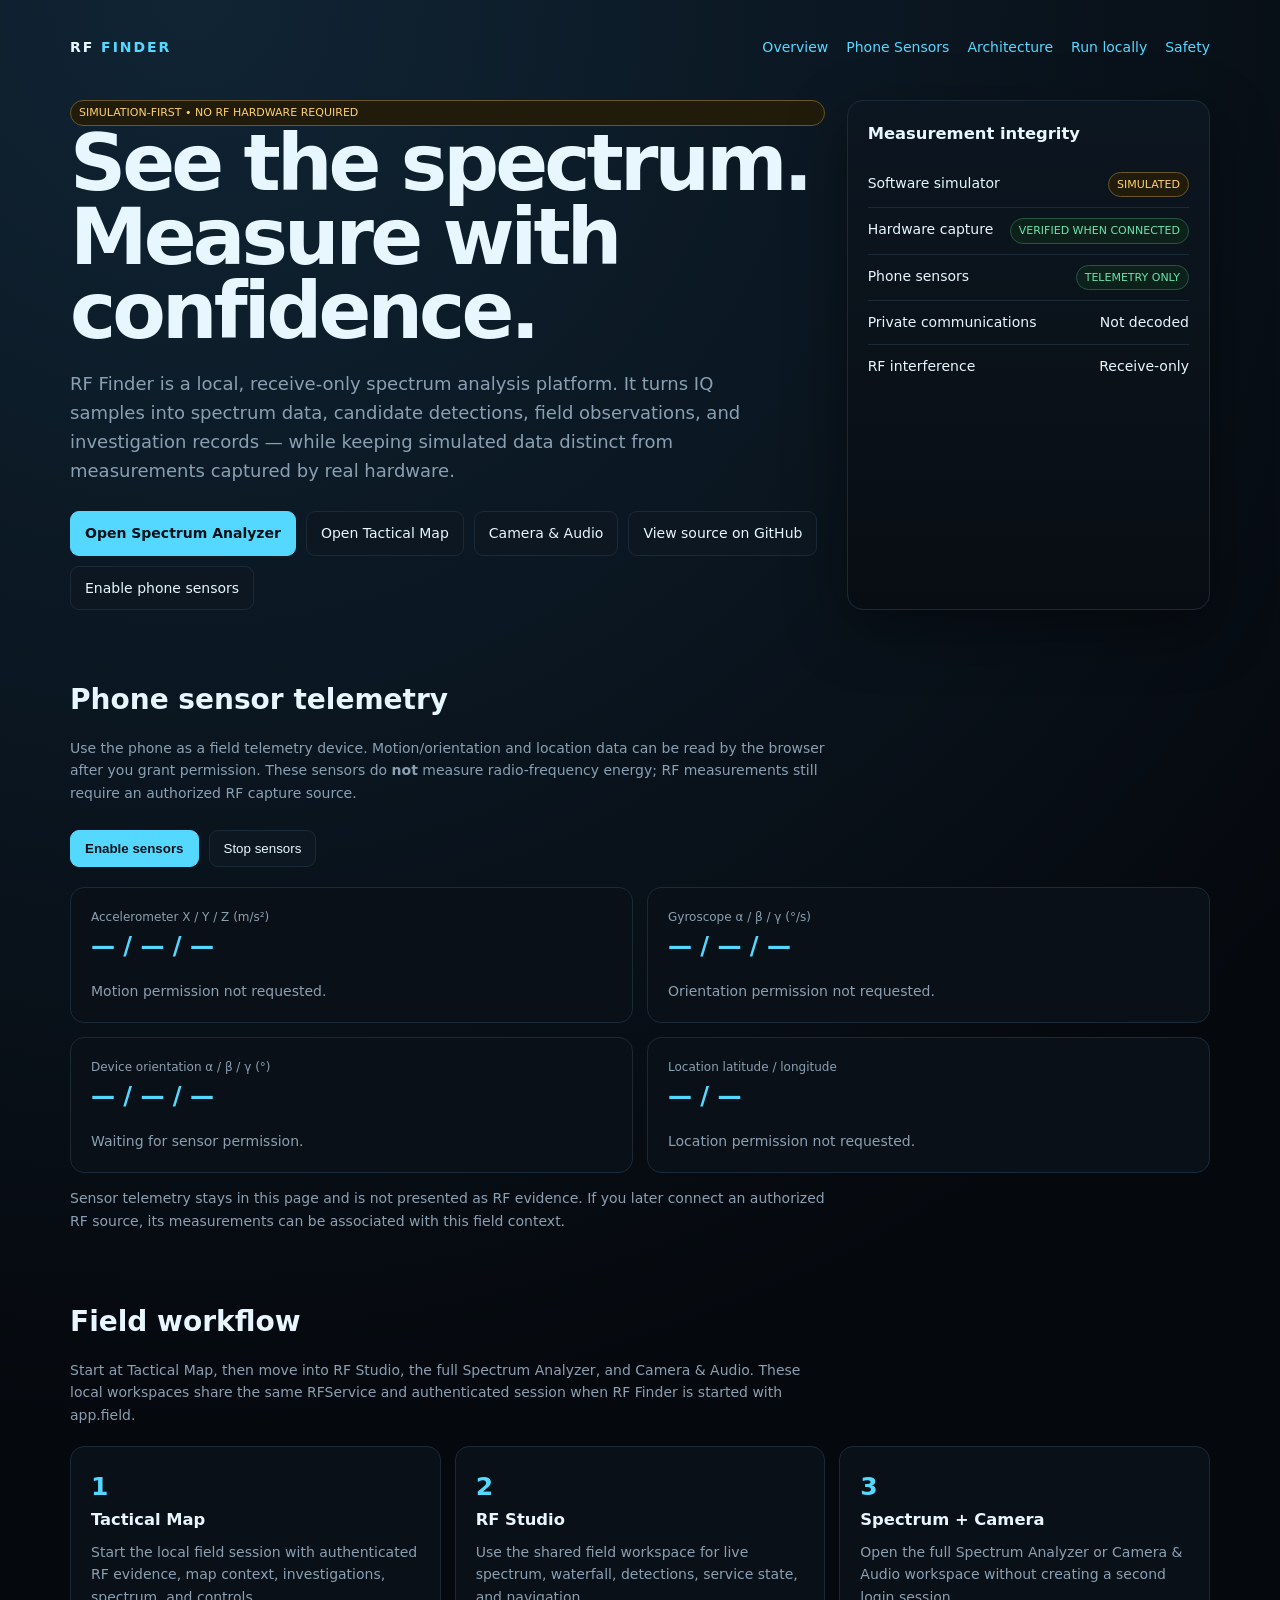
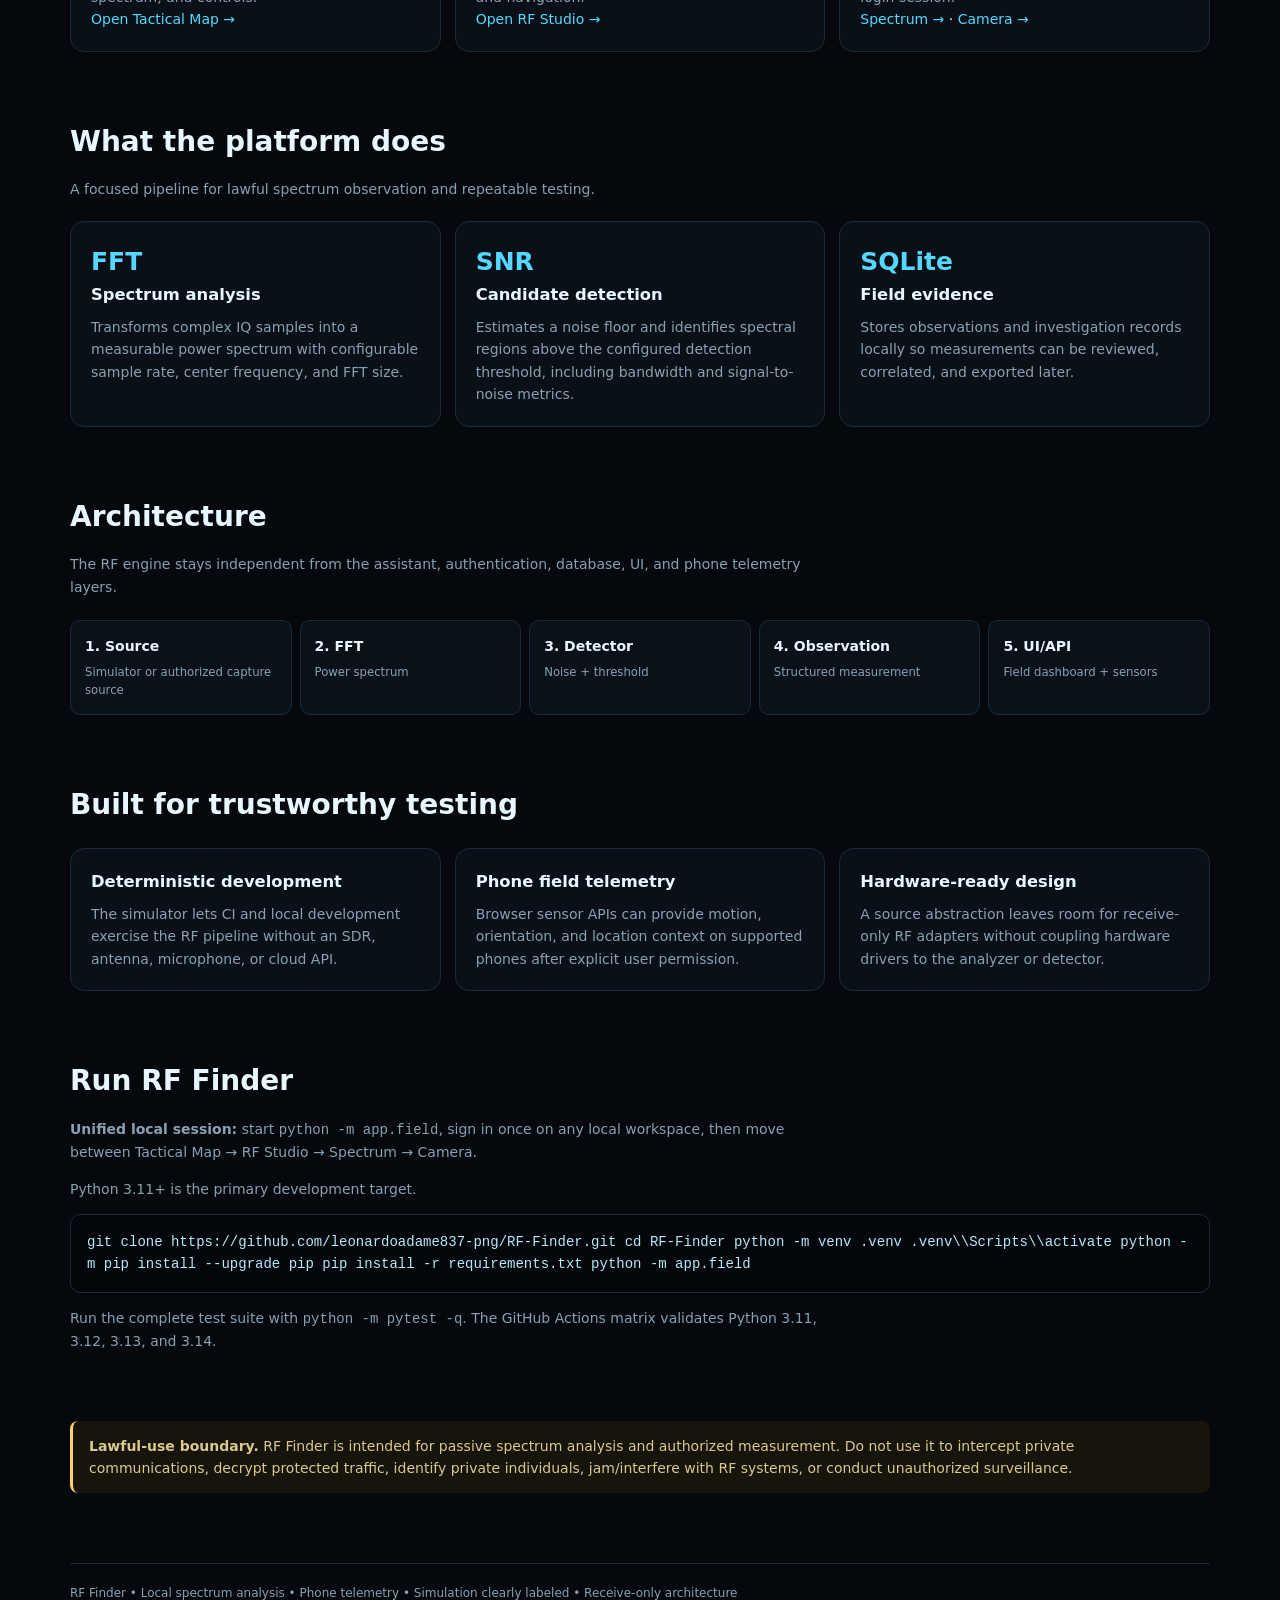
<file: docs/index.html>
<!doctype html>
<html lang="en">
<head>
<meta charset="utf-8">
<meta name="viewport" content="width=device-width,initial-scale=1">
<meta name="description" content="RF Finder — passive spectrum analysis, signal detection, field measurements, and phone sensor telemetry.">
<title>RF Finder — Spectrum Intelligence</title>
<style>
:root{color-scheme:dark;--bg:#05080d;--panel:#0b1119;--line:#1b2a39;--text:#e7f6ff;--muted:#8aa0b2;--accent:#55d8ff;--good:#69e3ad;--warn:#ffd166}*{box-sizing:border-box}body{margin:0;background:radial-gradient(circle at 15% 0,#102434 0,#05080d 42%);color:var(--text);font:14px/1.6 Inter,system-ui,-apple-system,Segoe UI,sans-serif}a{color:var(--accent);text-decoration:none}a:hover{text-decoration:underline}.wrap{max-width:1180px;margin:auto;padding:28px 20px 60px}.nav{display:flex;justify-content:space-between;align-items:center;gap:18px;padding:8px 0 42px}.brand{font-weight:800;letter-spacing:.14em}.brand span{color:var(--accent)}.navlinks{display:flex;gap:18px;color:var(--muted)}.hero{display:grid;grid-template-columns:1.35fr .65fr;gap:22px;align-items:stretch}.hero h1{font-size:clamp(42px,7vw,78px);line-height:.95;margin:0 0 22px;letter-spacing:-.05em}.hero p{font-size:18px;color:var(--muted);max-width:700px}.actions{display:flex;gap:10px;flex-wrap:wrap;margin-top:26px}.btn{display:inline-block;border:1px solid var(--line);background:#0d1721;color:var(--text);padding:10px 14px;border-radius:9px;cursor:pointer}.btn.primary{background:var(--accent);color:#031017;border-color:var(--accent);font-weight:750}.status{border:1px solid var(--line);background:linear-gradient(180deg,#0c1620,#080d13);border-radius:16px;padding:20px;box-shadow:0 20px 60px #0006}.status h3{margin:0 0 14px}.row{display:flex;justify-content:space-between;gap:12px;padding:10px 0;border-bottom:1px solid var(--line)}.row:last-child{border:0}.badge{border:1px solid #285541;color:var(--good);background:#0b2119;padding:3px 8px;border-radius:999px;font-size:11px;white-space:nowrap}.badge.sim{border-color:#6b5724;color:var(--warn);background:#211b0b}.section{margin-top:68px}.section h2{font-size:28px;margin:0 0 10px}.section>p{color:var(--muted);max-width:760px}.grid{display:grid;grid-template-columns:repeat(3,1fr);gap:14px;margin-top:20px}.card{background:#0a1017;border:1px solid var(--line);border-radius:14px;padding:20px}.card h3{margin:0 0 8px}.card p{color:var(--muted);margin:0}.metric{font-size:25px;font-weight:800;color:var(--accent)}.pipeline{display:grid;grid-template-columns:repeat(5,1fr);gap:8px;margin-top:22px}.step{padding:14px;border:1px solid var(--line);border-radius:10px;background:var(--panel);font-weight:700}.step small{display:block;color:var(--muted);font-weight:400;margin-top:5px}.code{background:#03070b;border:1px solid var(--line);padding:16px;border-radius:10px;overflow:auto;font-family:ui-monospace,SFMono-Regular,Menlo,monospace;color:#b9e9f8}.notice{border-left:3px solid var(--warn);background:#17140b;padding:14px 16px;border-radius:8px;color:#d9c98e}.sensor-grid{display:grid;grid-template-columns:repeat(2,1fr);gap:14px;margin-top:20px}.sensor-value{font-size:24px;font-weight:800;color:var(--accent);font-variant-numeric:tabular-nums}.sensor-label{color:var(--muted);font-size:12px}.sensor-status{margin-top:14px;color:var(--muted)}.footer{margin-top:70px;padding-top:20px;border-top:1px solid var(--line);color:var(--muted);font-size:12px}@media(max-width:850px){.hero,.grid,.sensor-grid{grid-template-columns:1fr}.pipeline{grid-template-columns:1fr 1fr}.navlinks{display:none}}
</style>
</head>
<body>
<div class="wrap">
<nav class="nav"><div class="brand">RF <span>FINDER</span></div><div class="navlinks"><a href="#overview">Overview</a><a href="#sensors">Phone Sensors</a><a href="#architecture">Architecture</a><a href="#start">Run locally</a><a href="#legal">Safety</a></div></nav>
<section class="hero" id="overview">
<div><div class="badge sim">SIMULATION-FIRST • NO RF HARDWARE REQUIRED</div><h1>See the spectrum.<br>Measure with confidence.</h1><p>RF Finder is a local, receive-only spectrum analysis platform. It turns IQ samples into spectrum data, candidate detections, field observations, and investigation records — while keeping simulated data distinct from measurements captured by real hardware.</p><div class="actions"><a class="btn primary" href="http://127.0.0.1:8090/spectrum">Open Spectrum Analyzer</a><a class="btn" href="http://127.0.0.1:8000/tactical">Open Tactical Map</a><a class="btn" href="http://127.0.0.1:8000/camera">Camera & Audio</a><a class="btn" href="https://github.com/leonardoadame837-png/RF-Finder">View source on GitHub</a><a class="btn" href="#sensors">Enable phone sensors</a></div></div>
<div class="status"><h3>Measurement integrity</h3><div class="row"><span>Software simulator</span><span class="badge sim">SIMULATED</span></div><div class="row"><span>Hardware capture</span><span class="badge">VERIFIED WHEN CONNECTED</span></div><div class="row"><span>Phone sensors</span><span class="badge">TELEMETRY ONLY</span></div><div class="row"><span>Private communications</span><span>Not decoded</span></div><div class="row"><span>RF interference</span><span>Receive-only</span></div></div>
</section>
<section class="section" id="sensors"><h2>Phone sensor telemetry</h2><p>Use the phone as a field telemetry device. Motion/orientation and location data can be read by the browser after you grant permission. These sensors do <strong>not</strong> measure radio-frequency energy; RF measurements still require an authorized RF capture source.</p><div class="actions"><button class="btn primary" id="enableSensors" type="button">Enable sensors</button><button class="btn" id="stopSensors" type="button">Stop sensors</button></div><div class="sensor-grid"><div class="card"><div class="sensor-label">Accelerometer X / Y / Z (m/s²)</div><div class="sensor-value" id="accel">— / — / —</div><div class="sensor-status" id="motionStatus">Motion permission not requested.</div></div><div class="card"><div class="sensor-label">Gyroscope α / β / γ (°/s)</div><div class="sensor-value" id="gyro">— / — / —</div><div class="sensor-status" id="gyroStatus">Orientation permission not requested.</div></div><div class="card"><div class="sensor-label">Device orientation α / β / γ (°)</div><div class="sensor-value" id="orientation">— / — / —</div><div class="sensor-status" id="orientationStatus">Waiting for sensor permission.</div></div><div class="card"><div class="sensor-label">Location latitude / longitude</div><div class="sensor-value" id="location">— / —</div><div class="sensor-status" id="locationStatus">Location permission not requested.</div></div></div><p class="sensor-status">Sensor telemetry stays in this page and is not presented as RF evidence. If you later connect an authorized RF source, its measurements can be associated with this field context.</p></section>
<section class="section"><h2>Field workflow</h2><p>Start at Tactical Map, then move into RF Studio, the full Spectrum Analyzer, and Camera & Audio. These local workspaces share the same RFService and authenticated session when RF Finder is started with app.field.</p><div class="grid"><div class="card"><div class="metric">1</div><h3>Tactical Map</h3><p>Start the local field session with authenticated RF evidence, map context, investigations, spectrum, and controls.</p><a href="http://127.0.0.1:8000/tactical">Open Tactical Map →</a></div><div class="card"><div class="metric">2</div><h3>RF Studio</h3><p>Use the shared field workspace for live spectrum, waterfall, detections, service state, and navigation.</p><a href="http://127.0.0.1:8000/rf-studio">Open RF Studio →</a></div><div class="card"><div class="metric">3</div><h3>Spectrum + Camera</h3><p>Open the full Spectrum Analyzer or Camera & Audio workspace without creating a second login session.</p><div><a href="http://127.0.0.1:8090/spectrum">Spectrum →</a> · <a href="http://127.0.0.1:8000/camera">Camera →</a></div></div></div></section><section class="section"><h2>What the platform does</h2><p>A focused pipeline for lawful spectrum observation and repeatable testing.</p><div class="grid"><div class="card"><div class="metric">FFT</div><h3>Spectrum analysis</h3><p>Transforms complex IQ samples into a measurable power spectrum with configurable sample rate, center frequency, and FFT size.</p></div><div class="card"><div class="metric">SNR</div><h3>Candidate detection</h3><p>Estimates a noise floor and identifies spectral regions above the configured detection threshold, including bandwidth and signal-to-noise metrics.</p></div><div class="card"><div class="metric">SQLite</div><h3>Field evidence</h3><p>Stores observations and investigation records locally so measurements can be reviewed, correlated, and exported later.</p></div></div></section>
<section class="section" id="architecture"><h2>Architecture</h2><p>The RF engine stays independent from the assistant, authentication, database, UI, and phone telemetry layers.</p><div class="pipeline"><div class="step">1. Source<small>Simulator or authorized capture source</small></div><div class="step">2. FFT<small>Power spectrum</small></div><div class="step">3. Detector<small>Noise + threshold</small></div><div class="step">4. Observation<small>Structured measurement</small></div><div class="step">5. UI/API<small>Field dashboard + sensors</small></div></div></section>
<section class="section"><h2>Built for trustworthy testing</h2><div class="grid"><div class="card"><h3>Deterministic development</h3><p>The simulator lets CI and local development exercise the RF pipeline without an SDR, antenna, microphone, or cloud API.</p></div><div class="card"><h3>Phone field telemetry</h3><p>Browser sensor APIs can provide motion, orientation, and location context on supported phones after explicit user permission.</p></div><div class="card"><h3>Hardware-ready design</h3><p>A source abstraction leaves room for receive-only RF adapters without coupling hardware drivers to the analyzer or detector.</p></div></div></section>
<section class="section" id="start"><h2>Run RF Finder</h2><p><strong>Unified local session:</strong> start <code>python -m app.field</code>, sign in once on any local workspace, then move between Tactical Map → RF Studio → Spectrum → Camera.</p><p>Python 3.11+ is the primary development target.</p><div class="code">git clone https://github.com/leonardoadame837-png/RF-Finder.git
cd RF-Finder
python -m venv .venv
.venv\\Scripts\\activate
python -m pip install --upgrade pip
pip install -r requirements.txt
python -m app.field</div><p>Run the complete test suite with <code>python -m pytest -q</code>. The GitHub Actions matrix validates Python 3.11, 3.12, 3.13, and 3.14.</p></section>
<section class="section" id="legal"><div class="notice"><strong>Lawful-use boundary.</strong> RF Finder is intended for passive spectrum analysis and authorized measurement. Do not use it to intercept private communications, decrypt protected traffic, identify private individuals, jam/interfere with RF systems, or conduct unauthorized surveillance.</div></section>
<footer class="footer">RF Finder • Local spectrum analysis • Phone telemetry • Simulation clearly labeled • Receive-only architecture</footer>
</div>
<script>
(() => {
  let motionHandler = null;
  let orientationHandler = null;
  let watchId = null;
  const $ = id => document.getElementById(id);
  const fmt = (v, digits=2) => Number.isFinite(v) ? v.toFixed(digits) : '—';

  function setStatus(id, text) { $(id).textContent = text; }

  function handleMotion(event) {
    const a = event.accelerationIncludingGravity || event.acceleration;
    const r = event.rotationRate;
    if (a) $('accel').textContent = `${fmt(a.x)} / ${fmt(a.y)} / ${fmt(a.z)}`;
    if (r) $('gyro').textContent = `${fmt(r.alpha)} / ${fmt(r.beta)} / ${fmt(r.gamma)}`;
    setStatus('motionStatus', 'Live device-motion telemetry.');
    if (r) setStatus('gyroStatus', 'Live rotation-rate telemetry.');
  }

  function handleOrientation(event) {
    $('orientation').textContent = `${fmt(event.alpha)} / ${fmt(event.beta)} / ${fmt(event.gamma)}`;
    setStatus('orientationStatus', 'Live device-orientation telemetry.');
  }

  function startLocation() {
    if (!('geolocation' in navigator)) {
      setStatus('locationStatus', 'Geolocation is not supported by this browser.');
      return;
    }
    watchId = navigator.geolocation.watchPosition(
      pos => {
        $('location').textContent = `${fmt(pos.coords.latitude, 5)} / ${fmt(pos.coords.longitude, 5)}`;
        setStatus('locationStatus', `Live location • accuracy ±${fmt(pos.coords.accuracy, 0)} m.`);
      },
      err => setStatus('locationStatus', `Location unavailable: ${err.message}`),
      { enableHighAccuracy: true, maximumAge: 2000, timeout: 10000 }
    );
  }

  async function requestSensors() {
    try {
      const permissionTargets = [window.DeviceMotionEvent, window.DeviceOrientationEvent].filter(Boolean);
      for (const target of permissionTargets) {
        if (typeof target.requestPermission === 'function') {
          const result = await target.requestPermission();
          if (result !== 'granted') throw new Error('Motion/orientation permission was not granted.');
        }
      }

      if (!('DeviceMotionEvent' in window)) {
        setStatus('motionStatus', 'Device motion is not supported by this browser.');
      } else {
        motionHandler = handleMotion;
        window.addEventListener('devicemotion', motionHandler);
        setStatus('motionStatus', 'Listening for device-motion data…');
      }

      if (!('DeviceOrientationEvent' in window)) {
        setStatus('orientationStatus', 'Device orientation is not supported by this browser.');
      } else {
        orientationHandler = handleOrientation;
        window.addEventListener('deviceorientation', orientationHandler);
        setStatus('orientationStatus', 'Listening for orientation data…');
      }

      startLocation();
    } catch (error) {
      setStatus('motionStatus', error.message || 'Sensor permission was not granted.');
      setStatus('orientationStatus', 'Sensor access is waiting for permission.');
    }
  }

  function stopSensors() {
    if (motionHandler) window.removeEventListener('devicemotion', motionHandler);
    if (orientationHandler) window.removeEventListener('deviceorientation', orientationHandler);
    if (watchId !== null && navigator.geolocation) navigator.geolocation.clearWatch(watchId);
    motionHandler = orientationHandler = null;
    watchId = null;
    setStatus('motionStatus', 'Motion telemetry stopped.');
    setStatus('gyroStatus', 'Rotation telemetry stopped.');
    setStatus('orientationStatus', 'Orientation telemetry stopped.');
    setStatus('locationStatus', 'Location telemetry stopped.');
  }

  $('enableSensors').addEventListener('click', requestSensors);
  $('stopSensors').addEventListener('click', stopSensors);
})();
</script>
</body>
</html>
</file>
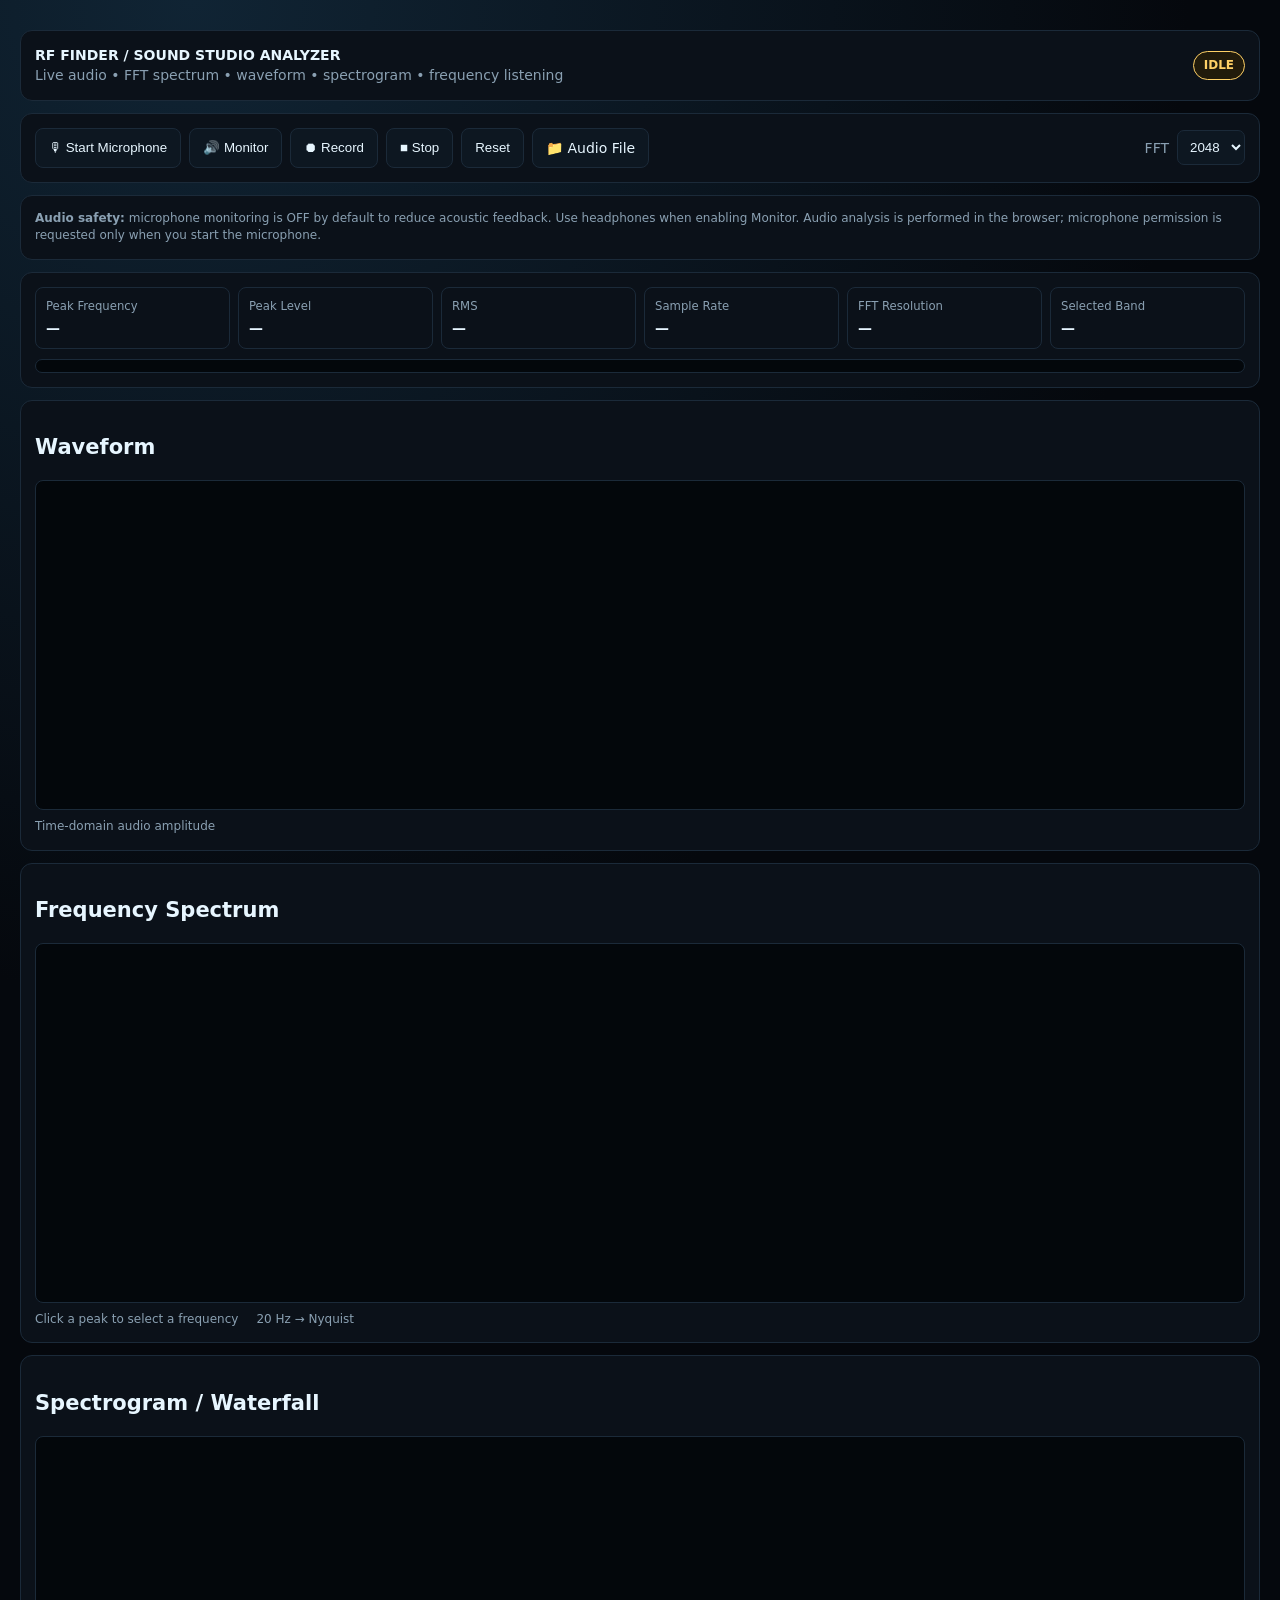
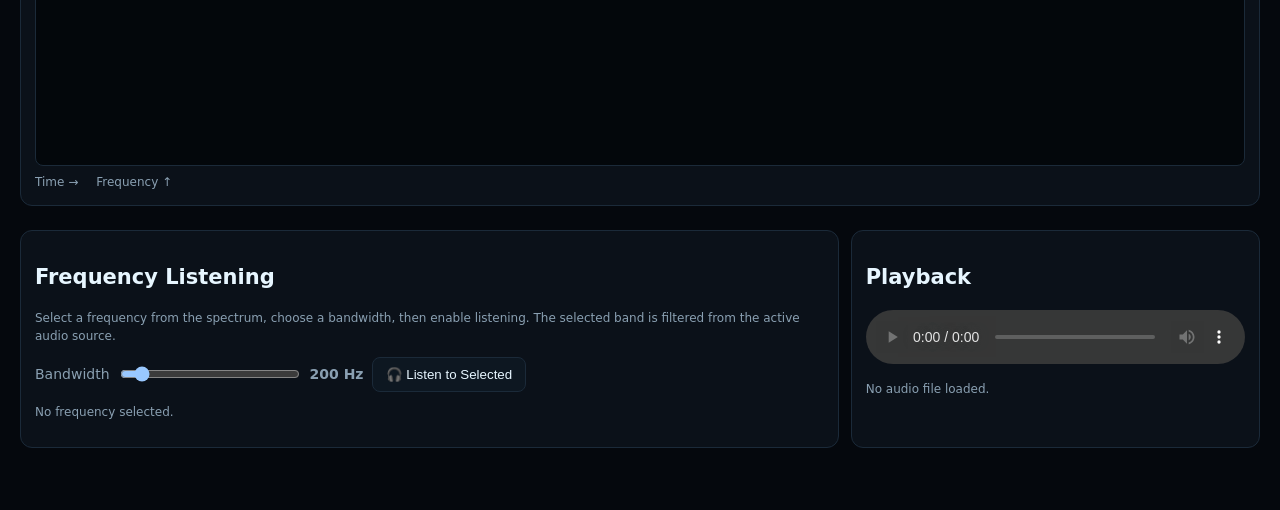
<file: docs/sound-studio.html>
<!doctype html>
<html lang="en"><head><meta charset="utf-8"><meta name="viewport" content="width=device-width,initial-scale=1"><title>RF Finder — Sound Studio Analyzer</title>
<style>:root{color-scheme:dark;--bg:#05080d;--panel:#0b1119;--line:#1b2a39;--text:#e7f6ff;--muted:#8aa0b2;--accent:#55d8ff;--good:#69e3ad;--warn:#ffd166}*{box-sizing:border-box}body{margin:0;background:radial-gradient(circle at 15% 0,#102434,#05080d 42%);color:var(--text);font:14px/1.45 system-ui,-apple-system,Segoe UI,sans-serif}.wrap{max-width:1280px;margin:auto;padding:18px 20px 50px}.bar,.panel{border:1px solid var(--line);background:var(--panel);border-radius:12px;padding:14px;margin:12px 0}.bar{display:flex;justify-content:space-between;gap:12px;align-items:center;flex-wrap:wrap}.actions{display:flex;gap:8px;flex-wrap:wrap}.btn{padding:9px 13px;border:1px solid var(--line);border-radius:8px;background:#0d1721;color:var(--text);cursor:pointer}.btn:hover{border-color:#37627a}.btn.active{border-color:var(--good);color:var(--good)}.badge{padding:5px 10px;border-radius:999px;border:1px solid var(--warn);color:var(--warn);background:#211b0b;font-weight:800;font-size:12px}.status{color:var(--muted)}.metrics{display:grid;grid-template-columns:repeat(6,1fr);gap:8px}.metric{padding:10px;border:1px solid var(--line);border-radius:8px}.metric small{display:block;color:var(--muted);margin-bottom:3px}.metric b{font-variant-numeric:tabular-nums}.graph{display:block;width:100%;height:330px;background:#03070b;border:1px solid var(--line);border-radius:8px;cursor:crosshair}.spec{height:360px}.meter{height:14px;background:#03070b;border:1px solid var(--line);border-radius:8px;overflow:hidden}.meter i{display:block;height:100%;width:0;background:var(--accent)}.notice{color:var(--muted);font-size:12px}.grid2{display:grid;grid-template-columns:2fr 1fr;gap:12px}label.select{display:flex;align-items:center;gap:8px;color:var(--muted)}select,input[type=file]{background:#0d1721;color:var(--text);border:1px solid var(--line);padding:8px;border-radius:7px}input[type=range]{width:180px}.legend{display:flex;gap:18px;color:var(--muted);font-size:12px;margin-top:8px}@media(max-width:900px){.metrics{grid-template-columns:repeat(3,1fr)}.grid2{grid-template-columns:1fr}}@media(max-width:600px){.metrics{grid-template-columns:1fr 1fr}}</style></head>
<body><main class="wrap">
<div class="bar"><div><b>RF FINDER / SOUND STUDIO ANALYZER</b><div class="status">Live audio • FFT spectrum • waveform • spectrogram • frequency listening</div></div><span id="state" class="badge">IDLE</span></div>
<div class="bar"><div class="actions"><button class="btn" id="mic">🎙 Start Microphone</button><button class="btn" id="monitor">🔊 Monitor</button><button class="btn" id="record">⏺ Record</button><button class="btn" id="stop">■ Stop</button><button class="btn" id="reset">Reset</button><label class="btn">📁 Audio File<input id="file" type="file" accept="audio/*" hidden></label></div><label class="select">FFT <select id="fft"><option>1024</option><option selected>2048</option><option>4096</option><option>8192</option></select></label></div>
<div class="panel notice"><b>Audio safety:</b> microphone monitoring is OFF by default to reduce acoustic feedback. Use headphones when enabling Monitor. Audio analysis is performed in the browser; microphone permission is requested only when you start the microphone.</div>
<div class="panel"><div class="metrics"><div class="metric"><small>Peak Frequency</small><b id="peak">—</b></div><div class="metric"><small>Peak Level</small><b id="level">—</b></div><div class="metric"><small>RMS</small><b id="rms">—</b></div><div class="metric"><small>Sample Rate</small><b id="rate">—</b></div><div class="metric"><small>FFT Resolution</small><b id="res">—</b></div><div class="metric"><small>Selected Band</small><b id="band">—</b></div></div><div class="meter" style="margin-top:10px"><i id="meter"></i></div></div>
<div class="panel"><h2>Waveform</h2><canvas id="wave" class="graph" width="1200" height="330"></canvas><div class="legend"><span>Time-domain audio amplitude</span></div></div>
<div class="panel"><h2>Frequency Spectrum</h2><canvas id="spec" class="graph spec" width="1200" height="360"></canvas><div class="legend"><span>Click a peak to select a frequency</span><span>20 Hz → Nyquist</span></div></div>
<div class="panel"><h2>Spectrogram / Waterfall</h2><canvas id="water" class="graph" width="1200" height="360"></canvas><div class="legend"><span>Time →</span><span>Frequency ↑</span></div></div>
<div class="grid2"><section class="panel"><h2>Frequency Listening</h2><p class="notice">Select a frequency from the spectrum, choose a bandwidth, then enable listening. The selected band is filtered from the active audio source.</p><div class="actions"><label class="select">Bandwidth <input id="bw" type="range" min="20" max="2000" value="200" step="10"><b id="bwval">200 Hz</b></label><button class="btn" id="listen">🎧 Listen to Selected</button></div><p id="selected" class="notice">No frequency selected.</p></section><section class="panel"><h2>Playback</h2><audio id="player" controls style="width:100%"></audio><p id="fileStatus" class="notice">No audio file loaded.</p></section></div>
</main>
<script>
(()=>{let ctx=null,an=null,source=null,stream=null,fileNode=null,filter=null,monitorGain=null,selected=0,running=false,recording=false,recorder=null,chunks=[],raf=0;const $=id=>document.getElementById(id),hz=v=>v>=1e3?(v/1e3).toFixed(2)+' kHz':Math.round(v)+' Hz';
function setState(t){$('state').textContent=t}function setup(){if(ctx)return;ctx=new (window.AudioContext||window.webkitAudioContext)();an=ctx.createAnalyser();an.fftSize=Number($('fft').value);an.smoothingTimeConstant=.72;monitorGain=ctx.createGain();monitorGain.gain.value=0;an.connect(monitorGain);monitorGain.connect(ctx.destination);filter=ctx.createBiquadFilter();filter.type='bandpass';filter.Q=1;}
function attach(node){setup();if(source)try{source.disconnect()}catch{}source=node;source.connect(an);running=true;ctx.resume();draw()}
async function mic(){try{setup();if(stream)stop();stream=await navigator.mediaDevices.getUserMedia({audio:{echoCancellation:false,noiseSuppression:false,autoGainControl:false}});attach(ctx.createMediaStreamSource(stream));setState('MIC LIVE')}catch(e){setState('MIC ERROR');alert('Microphone access failed: '+e.message)}}
function stop(){if(raf)cancelAnimationFrame(raf);if(stream){stream.getTracks().forEach(t=>t.stop());stream=null}if(source)try{source.disconnect()}catch{}source=null;running=false;monitorGain&&(monitorGain.gain.value=0);setState('STOPPED')}
function draw(){if(!an||!running)return;const w=$('wave'),wx=w.getContext('2d'),s=$('spec'),sx=s.getContext('2d'),water=$('water'),ww=water.getContext('2d');const td=new Uint8Array(an.fftSize),fd=new Float32Array(an.frequencyBinCount);an.getByteTimeDomainData(td);an.getFloatFrequencyData(fd);wx.clearRect(0,0,w.width,w.height);wx.strokeStyle='#55d8ff';wx.beginPath();td.forEach((v,i)=>{const x=i*(w.width-1)/(td.length-1),y=w.height/2+(v-128)*w.height/280;i?wx.lineTo(x,y):wx.moveTo(x,y)});wx.stroke();sx.clearRect(0,0,s.width,s.height);let max=-Infinity,idx=0;fd.forEach((v,i)=>{if(v>max){max=v;idx=i}});const sr=ctx.sampleRate,ny=sr/2;fd.forEach((v,i)=>{const x=i*(s.width-1)/(fd.length-1),h=Math.max(0,(v+100)/100*s.height);sx.fillStyle=`hsl(${190-(i/fd.length)*190},90%,${35+Math.min(40,(v+100)*.4)}%)`;sx.fillRect(x,s.height-h,Math.max(1,s.width/fd.length+1),h)});const pf=idx*ny/(fd.length-1);selected=selected||pf;$('peak').textContent=hz(pf);$('level').textContent=Number.isFinite(max)?max.toFixed(1)+' dBFS':'—';let sum=0;for(const v of td){const a=(v-128)/128;sum+=a*a}$('rms').textContent=(20*Math.log10(Math.max(1e-7,Math.sqrt(sum/td.length)))).toFixed(1)+' dBFS';$('rate').textContent=(sr/1000).toFixed(1)+' kHz';$('res').textContent=hz(sr/an.fftSize);const level=Math.max(0,Math.min(100,(max+60)/60*100));$('meter').style.width=level+'%';ww.drawImage(water,0,1);for(let i=0;i<fd.length;i+=2){const v=Math.max(0,Math.min(1,(fd[i]+100)/100));ww.fillStyle=`hsl(${200-v*200},90%,${30+v*45}%)`;ww.fillRect(i/2*water.width/(fd.length/2),0,water.width/(fd.length/2)+1,1)}raf=requestAnimationFrame(draw)}
$('fft').onchange=()=>{if(an)an.fftSize=Number($('fft').value)};$('mic').onclick=mic;$('stop').onclick=stop;$('monitor').onclick=()=>{setup();monitorGain.gain.value=monitorGain.gain.value?0:.75;$('monitor').classList.toggle('active',!!monitorGain.gain.value);setState(monitorGain.gain.value?'MONITORING':'MIC LIVE')};$('bw').oninput=e=>$('bwval').textContent=e.target.value+' Hz';$('listen').onclick=()=>{if(!source){alert('Start the microphone or load an audio file first.');return}setup();try{source.disconnect()}catch{}filter.frequency.value=Math.max(20,selected);filter.Q.value=Math.max(.1,selected/(2*Number($('bw').value)));source.connect(filter);filter.disconnect();filter.connect(monitorGain);monitorGain.gain.value=.8;$('band').textContent=hz(selected)+' ± '+$('bw').value+' Hz';$('selected').textContent='Listening to the selected frequency band. Use headphones to avoid feedback.'};$('reset').onclick=()=>{stop();selected=0;$('peak').textContent=$('level').textContent=$('rms').textContent=$('band').textContent='—';$('wave').getContext('2d').clearRect(0,0,1200,330);$('spec').getContext('2d').clearRect(0,0,1200,360);$('water').getContext('2d').clearRect(0,0,1200,360)};
$('spec').onclick=e=>{if(!an)return;const r=e.currentTarget.getBoundingClientRect(),x=(e.clientX-r.left)/r.width;selected=x*(ctx.sampleRate/2);$('selected').textContent='Selected '+hz(selected)+' — press Listen to Selected to hear this band.';$('band').textContent=hz(selected)};
$('file').onchange=async e=>{const f=e.target.files[0];if(!f)return;try{setup();stop();const buf=await f.arrayBuffer(),audio=await ctx.decodeAudioData(buf);if(fileNode)try{fileNode.disconnect()}catch{}fileNode=ctx.createBufferSource();fileNode.buffer=audio;fileNode.loop=true;fileNode.connect(an);fileNode.start();source=fileNode;running=true;ctx.resume();$('player').src=URL.createObjectURL(f);$('fileStatus').textContent=f.name+' • '+(audio.duration).toFixed(2)+' s • '+audio.sampleRate+' Hz';setState('FILE ANALYSIS');draw()}catch(err){alert('Audio import failed: '+err.message)}};
$('record').onclick=()=>{if(!stream){alert('Start the microphone first.');return}try{const recStream=stream;recorder=new MediaRecorder(recStream);chunks=[];recorder.ondataavailable=e=>{if(e.data.size)chunks.push(e.data)};recorder.onstop=()=>{const blob=new Blob(chunks,{type:recorder.mimeType||'audio/webm'});$('player').src=URL.createObjectURL(blob);$('fileStatus').textContent='Recorded audio • '+(blob.size/1024).toFixed(1)+' KB'};recorder.start();recording=true;setState('RECORDING')}catch(e){alert('Recording unavailable: '+e.message)}};$('stop').addEventListener('dblclick',()=>{if(recorder&&recording){recorder.stop();recording=false}});
})();</script></body></html>
</file>
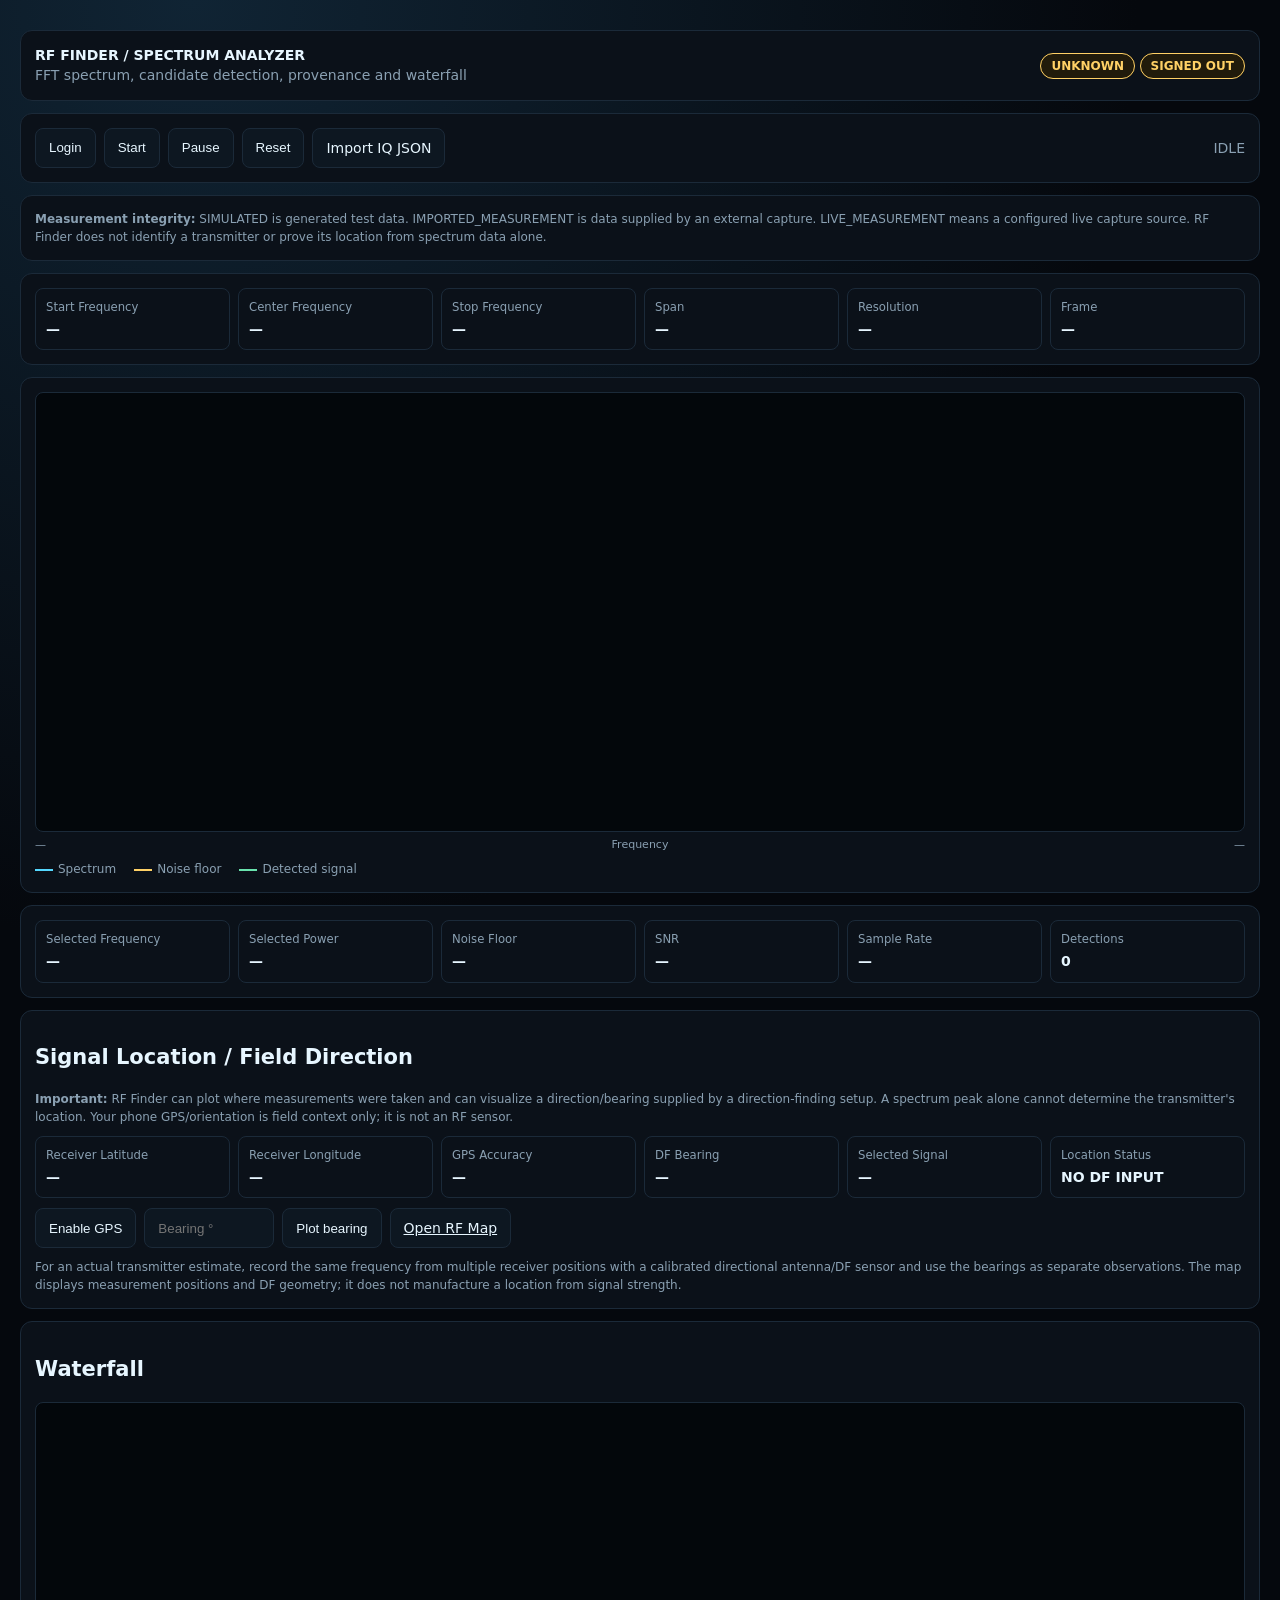
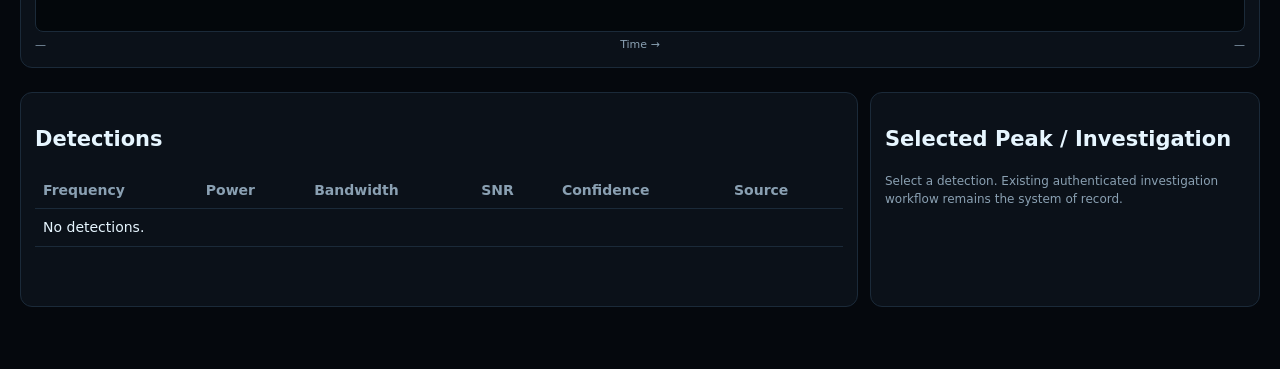
<file: docs/spectrum.html>
<!doctype html>
<html lang="en">
<head>
<meta charset="utf-8">
<meta name="viewport" content="width=device-width,initial-scale=1">
<title>RF Finder — Spectrum Analyzer</title>
<style>
:root{color-scheme:dark;--bg:#05080d;--panel:#0b1119;--line:#1b2a39;--text:#e7f6ff;--muted:#8aa0b2;--accent:#55d8ff;--good:#69e3ad;--warn:#ffd166}
*{box-sizing:border-box}body{margin:0;background:radial-gradient(circle at 15% 0,#102434 0,#05080d 42%);color:var(--text);font:14px/1.45 system-ui,-apple-system,Segoe UI,sans-serif}.wrap{max-width:1280px;margin:auto;padding:18px 20px 50px}.bar,.panel{border:1px solid var(--line);background:var(--panel);border-radius:12px;padding:14px;margin:12px 0}.bar{display:flex;gap:8px;align-items:center;justify-content:space-between;flex-wrap:wrap}.actions{display:flex;gap:8px;flex-wrap:wrap}.btn{padding:9px 13px;border:1px solid var(--line);border-radius:8px;background:#0d1721;color:var(--text);cursor:pointer}.btn:hover{border-color:#37627a}.badge{padding:5px 10px;border-radius:999px;border:1px solid var(--warn);color:var(--warn);background:#211b0b;font-weight:800;font-size:12px}.measured{border-color:var(--good);color:var(--good);background:#0b2119}.status{color:var(--muted)}.metrics{display:grid;grid-template-columns:repeat(6,1fr);gap:8px}.metric{padding:10px;border:1px solid var(--line);border-radius:8px;min-width:0}.metric small{display:block;color:var(--muted);margin-bottom:3px}.metric b{font-variant-numeric:tabular-nums}.chart{position:relative}.graph{display:block;width:100%;height:440px;background:#03070b;border:1px solid var(--line);border-radius:8px;cursor:crosshair}.waterfall{display:block;width:100%;height:230px;background:#03070b;border:1px solid var(--line);border-radius:8px}.legend{display:flex;gap:18px;flex-wrap:wrap;color:var(--muted);font-size:12px;margin-top:8px}.legend i{display:inline-block;width:18px;height:2px;vertical-align:middle;margin-right:5px}.axis-note{display:flex;justify-content:space-between;color:var(--muted);font-size:11px;margin-top:5px}.grid2{display:grid;grid-template-columns:minmax(0,1fr) 390px;gap:12px}.table-wrap{overflow:auto}table{width:100%;border-collapse:collapse}td,th{text-align:left;padding:8px;border-bottom:1px solid var(--line);white-space:nowrap}th{color:var(--muted)}tbody tr{cursor:pointer}tbody tr:hover{background:#0f1b25}.selected{min-height:120px}.notice{color:var(--muted);font-size:12px;line-height:1.5}.error{color:#ff8c8c}@media(max-width:1000px){.metrics{grid-template-columns:repeat(3,1fr)}.grid2{grid-template-columns:1fr}}@media(max-width:650px){.metrics{grid-template-columns:1fr 1fr}.graph{height:320px}}
</style>
</head>
<body>
<main class="wrap">
<div class="bar"><div><b>RF FINDER / SPECTRUM ANALYZER</b><div class="status">FFT spectrum, candidate detection, provenance and waterfall</div></div><div><span id="source" class="badge">UNKNOWN</span> <span id="identity" class="badge">SIGNED OUT</span></div></div>
<div class="bar"><div class="actions"><button class="btn" id="login">Login</button><button class="btn" id="start">Start</button><button class="btn" id="pause">Pause</button><button class="btn" id="reset">Reset</button><label class="btn">Import IQ JSON<input id="file" type="file" accept=".json,application/json" hidden></label></div><span id="state" class="status">IDLE</span></div>
<div class="panel notice"><b>Measurement integrity:</b> SIMULATED is generated test data. IMPORTED_MEASUREMENT is data supplied by an external capture. LIVE_MEASUREMENT means a configured live capture source. RF Finder does not identify a transmitter or prove its location from spectrum data alone.</div>
<div class="panel">
<div class="metrics">
<div class="metric"><small>Start Frequency</small><b id="startFreq">—</b></div><div class="metric"><small>Center Frequency</small><b id="center">—</b></div><div class="metric"><small>Stop Frequency</small><b id="stopFreq">—</b></div><div class="metric"><small>Span</small><b id="span">—</b></div><div class="metric"><small>Resolution</small><b id="resolution">—</b></div><div class="metric"><small>Frame</small><b id="frame">—</b></div>
</div>
</div>
<div class="panel chart"><canvas id="graph" class="graph" width="1200" height="440"></canvas><div class="axis-note"><span id="axisLeft">—</span><span>Frequency</span><span id="axisRight">—</span></div><div class="legend"><span><i style="background:#55d8ff"></i>Spectrum</span><span><i style="background:#ffd166"></i>Noise floor</span><span><i style="background:#69e3ad"></i>Detected signal</span></div></div>
<div class="panel"><div class="metrics"><div class="metric"><small>Selected Frequency</small><b id="freq">—</b></div><div class="metric"><small>Selected Power</small><b id="power">—</b></div><div class="metric"><small>Noise Floor</small><b id="noise">—</b></div><div class="metric"><small>SNR</small><b id="snr">—</b></div><div class="metric"><small>Sample Rate</small><b id="rate">—</b></div><div class="metric"><small>Detections</small><b id="count">0</b></div></div></div>
<div class="panel"><h2>Signal Location / Field Direction</h2>
<div class="notice"><b>Important:</b> RF Finder can plot where measurements were taken and can visualize a direction/bearing supplied by a direction-finding setup. A spectrum peak alone cannot determine the transmitter's location. Your phone GPS/orientation is field context only; it is not an RF sensor.</div>
<div class="metrics" style="margin-top:10px"><div class="metric"><small>Receiver Latitude</small><b id="locLat">—</b></div><div class="metric"><small>Receiver Longitude</small><b id="locLon">—</b></div><div class="metric"><small>GPS Accuracy</small><b id="locAcc">—</b></div><div class="metric"><small>DF Bearing</small><b id="bearing">—</b></div><div class="metric"><small>Selected Signal</small><b id="locFreq">—</b></div><div class="metric"><small>Location Status</small><b id="locStatus">NO DF INPUT</b></div></div>
<div class="actions" style="margin-top:10px"><button class="btn" id="locate">Enable GPS</button><input id="bearingInput" class="btn" type="number" min="0" max="359.9" step="0.1" placeholder="Bearing °" style="width:130px"><button class="btn" id="plotBearing">Plot bearing</button><a class="btn" href="map-layers.html">Open RF Map</a></div>
<div class="notice" style="margin-top:10px">For an actual transmitter estimate, record the same frequency from multiple receiver positions with a calibrated directional antenna/DF sensor and use the bearings as separate observations. The map displays measurement positions and DF geometry; it does not manufacture a location from signal strength.</div>
</div><div class="panel"><h2>Waterfall</h2><canvas id="waterfall" class="waterfall" width="1200" height="230"></canvas><div class="axis-note"><span id="wfLeft">—</span><span>Time →</span><span id="wfRight">—</span></div></div>
<div class="grid2"><section class="panel"><h2>Detections</h2><div class="table-wrap"><table><thead><tr><th>Frequency</th><th>Power</th><th>Bandwidth</th><th>SNR</th><th>Confidence</th><th>Source</th></tr></thead><tbody id="rows"><tr><td colspan="6">No detections.</td></tr></tbody></table></div></section><section class="panel"><h2>Selected Peak / Investigation</h2><div id="selected" class="selected notice">Select a detection. Existing authenticated investigation workflow remains the system of record.</div></section></div>
</main>
<script>
const $=id=>document.getElementById(id);const params=new URLSearchParams(location.search);const defaultBackend=location.hostname==='localhost'||location.hostname==='127.0.0.1'?location.origin:'';let backend=(params.get('backend')||localStorage.getItem('rf_finder_backend')||defaultBackend).replace(/\/$/,'');let token=sessionStorage.getItem('rf_finder_token'),paused=false,last=null,dets=[];function apiUrl(path){if(/^https?:\/\//i.test(path))return path;if(!backend)throw Error('RF Finder backend is not configured. Use ?backend=http://HOST:8090 or set it when prompted.');return backend+(path.startsWith('/')?path:'/'.concat(path))}function ensureBackend(){if(backend)return true;const value=prompt('RF Finder Spectrum backend URL','http://127.0.0.1:8090');if(!value)return false;backend=value.trim().replace(/\/$/,'');localStorage.setItem('rf_finder_backend',backend);return true;}const hz=v=>!Number.isFinite(v)?'—':Math.abs(v)>=1e9?(v/1e9).toFixed(3)+' GHz':Math.abs(v)>=1e6?(v/1e6).toFixed(3)+' MHz':Math.abs(v)>=1e3?(v/1e3).toFixed(3)+' kHz':v.toFixed(0)+' Hz';
async function api(path,o={}){o.credentials='include';o.headers={...(o.headers||{}),...(token?{Authorization:'Bearer '+token}:{})};if(!ensureBackend())throw Error('Backend URL is required.');const r=await fetch(apiUrl(path),o);let d={};try{d=await r.json()}catch{}if(!r.ok)throw Error(d.error||'API '+r.status);return d}
function source(v){$('source').textContent=v||'UNKNOWN';$('source').className='badge '+((v==='LIVE_MEASUREMENT'||v==='IMPORTED_MEASUREMENT')?'measured':'')}
function draw(s){last=s;const c=$('graph'),x=c.getContext('2d'),p=s.power_db||[],f=s.frequencies_hz||[];x.clearRect(0,0,c.width,c.height);if(!p.length){$('state').textContent='NO SPECTRUM';return}let lo=Math.min(...p),hi=Math.max(...p),span=Math.max(1,hi-lo),nf=Number(s.noise_floor_db);x.strokeStyle='#55d8ff';x.lineWidth=1.5;x.beginPath();p.forEach((v,i)=>{let px=i*(c.width-1)/Math.max(1,p.length-1),py=c.height-25-(v-lo)/span*(c.height-45);i?x.lineTo(px,py):x.moveTo(px,py)});x.stroke();if(Number.isFinite(nf)){let ny=c.height-25-(nf-lo)/span*(c.height-45);x.strokeStyle='#ffd166';x.setLineDash([7,5]);x.beginPath();x.moveTo(0,ny);x.lineTo(c.width,ny);x.stroke();x.setLineDash([])}(s.detections||[]).forEach(d=>{let idx=0;if(f.length){let target=Number(d.frequency_hz);let best=Infinity;f.forEach((fv,i)=>{let diff=Math.abs(fv-target);if(diff<best){best=diff;idx=i}})}let px=idx*(c.width-1)/Math.max(1,p.length-1),py=c.height-25-(p[idx]-lo)/span*(c.height-45);x.fillStyle='#69e3ad';x.beginPath();x.arc(px,py,5,0,Math.PI*2);x.fill()});const start=f.length?f[0]:Number(s.center_frequency_hz)-Number(s.sample_rate_hz)/2,stop=f.length?f[f.length-1]:Number(s.center_frequency_hz)+Number(s.sample_rate_hz)/2;const actualSpan=stop-start;$('startFreq').textContent=hz(start);$('center').textContent=hz(s.center_frequency_hz);$('stopFreq').textContent=hz(stop);$('span').textContent=hz(actualSpan);$('resolution').textContent=f.length>1?hz(Math.abs(f[1]-f[0])):'—';$('noise').textContent=Number.isFinite(nf)?nf.toFixed(1)+' dBFS':'—';$('rate').textContent=(Number(s.sample_rate_hz)/1e6).toFixed(3)+' MS/s';$('axisLeft').textContent=hz(start);$('axisRight').textContent=hz(stop);$('wfLeft').textContent=hz(start);$('wfRight').textContent=hz(stop);source(s.source_type||s.provenance?.source_type);render(s.detections||[])}
function drawWaterfall(w){const c=$('waterfall'),x=c.getContext('2d'),frames=w.frames||[];x.clearRect(0,0,c.width,c.height);if(!frames.length)return;const rows=Math.min(frames.length,c.height);for(let r=0;r<rows;r++){const row=frames[frames.length-rows+r]||[],finite=row.filter(Number.isFinite);if(!row.length||!finite.length)continue;const min=Math.min(...finite),max=Math.max(...finite),range=Math.max(1,max-min);for(let i=0;i<row.length;i++){const v=Number.isFinite(row[i])?(row[i]-min)/range:0;const g=Math.floor(255*v);x.fillStyle=`rgb(${g},${Math.floor(100+120*v)},${255-g})`;x.fillRect(i*c.width/row.length,c.height-1-r,c.width/row.length+1,1)}}}
function render(ds){dets=ds;$('count').textContent=ds.length;$('rows').innerHTML=ds.length?ds.map((d,i)=>`<tr onclick="pick(${i})"><td>${hz(d.frequency_hz)}</td><td>${Number(d.power_dbfs).toFixed(1)} dBFS</td><td>${(Number(d.bandwidth_hz)/1000).toFixed(1)} kHz</td><td>${Number(d.snr_db).toFixed(1)} dB</td><td>${(Number(d.confidence)*100).toFixed(0)}%</td><td>${d.source_type}</td></tr>`).join(''):'<tr><td colspan="6">No detections.</td></tr>'}
function pick(i){const d=dets[i];if(!d)return;$('freq').textContent=hz(d.frequency_hz);$('power').textContent=Number(d.power_dbfs).toFixed(1)+' dBFS';$('snr').textContent=Number(d.snr_db).toFixed(1)+' dB';$('selected').innerHTML=`<b>${hz(d.frequency_hz)}</b><br>Power ${Number(d.power_dbfs).toFixed(1)} dBFS · Noise ${Number(d.noise_floor_dbfs).toFixed(1)} dBFS<br>Bandwidth ${(Number(d.bandwidth_hz)/1000).toFixed(1)} kHz · SNR ${Number(d.snr_db).toFixed(1)} dB<br>Algorithmic confidence ${(Number(d.confidence)*100).toFixed(0)}% · Source ${d.source_type}<br><span class="notice">Detection is a spectral candidate, not proof of transmitter identity or location.</span>`}
async function refresh(){if(!token||paused)return;try{const [s,st,w]=await Promise.all([api('/api/spectrum'),api('/api/status'),api('/api/waterfall')]);draw(s);drawWaterfall(w);$('frame').textContent=st.frame_index??'—';$('state').textContent=st.running?'RUNNING':'IDLE'}catch(e){$('state').textContent='API ERROR';console.warn(e)}}
$('login').onclick=async()=>{let u=prompt('Username:'),p=u===null?null:prompt('Password:');if(p===null)return;try{let d=await api('/api/auth/login',{method:'POST',headers:{'Content-Type':'application/json'},body:JSON.stringify({username:u,password:p})});token=d.token;sessionStorage.setItem('rf_finder_token',token);$('identity').textContent=d.username+' / '+d.role;paused=false;refresh()}catch(e){alert(e.message)}};
$('start').onclick=async()=>{try{await api('/api/start',{method:'POST'});paused=false;refresh()}catch(e){alert(e.message)}};
$('pause').onclick=async()=>{try{await api('/api/stop',{method:'POST'});paused=true;$('state').textContent='PAUSED'}catch(e){alert(e.message)}};
$('reset').onclick=()=>{paused=false;last=null;dets=[];$('state').textContent='IDLE';['freq','power','snr'].forEach(id=>$(id).textContent='—');$('count').textContent='0';$('rows').innerHTML='<tr><td colspan="6">No detections.</td></tr>';$('selected').textContent='Select a detection. Existing authenticated investigation workflow remains the system of record.';$('graph').getContext('2d').clearRect(0,0,1200,440);$('waterfall').getContext('2d').clearRect(0,0,1200,230)};
$('file').onchange=async e=>{const f=e.target.files[0];if(!f)return;try{const d=await api('/api/import',{method:'POST',headers:{'Content-Type':'application/json'},body:await f.text()});draw(d);paused=true;$('state').textContent='IMPORTED / PAUSED'}catch(err){alert('Import failed: '+err.message)}e.target.value=''};
if(token)api('/api/auth/me').then(d=>{$('identity').textContent=d.username+' / '+d.role;refresh()}).catch(()=>{token=null;sessionStorage.removeItem('rf_finder_token')});setInterval(refresh,1000);
</script>
<script>
(function(){
let watchId=null,lastPosition=null,selectedBearing=null;
const $=id=>document.getElementById(id);
function fmt(v,d=5){return Number.isFinite(Number(v))?Number(v).toFixed(d):'—'}
function enableGPS(){
 if(!navigator.geolocation){$('locStatus').textContent='GPS UNSUPPORTED';return}
 if(watchId!==null)return;
 watchId=navigator.geolocation.watchPosition(p=>{
   lastPosition=p.coords;
   $('locLat').textContent=fmt(p.coords.latitude);
   $('locLon').textContent=fmt(p.coords.longitude);
   $('locAcc').textContent=Number.isFinite(p.coords.accuracy)?'±'+Math.round(p.coords.accuracy)+' m':'—';
   $('locStatus').textContent=selectedBearing===null?'GPS READY':'DF BEARING READY';
 },e=>{$('locStatus').textContent='GPS ERROR';console.warn(e)},{enableHighAccuracy:true,maximumAge:2000,timeout:10000});
}
function plotBearing(){
 const b=Number($('bearingInput').value);
 if(!Number.isFinite(b)||b<0||b>=360){alert('Enter a bearing from 0 to 359.9 degrees.');return}
 if(!lastPosition){alert('Enable GPS and wait for a position first.');return}
 selectedBearing=b;
 $('bearing').textContent=b.toFixed(1)+'°';
 $('locStatus').textContent='DF BEARING READY';
 const freq=$('freq').textContent;
 $('locFreq').textContent=freq==='—'?'Select a detected signal':freq;
 sessionStorage.setItem('rf_finder_last_df',JSON.stringify({latitude:lastPosition.latitude,longitude:lastPosition.longitude,bearing:b,frequency:$('freq').textContent,timestamp:new Date().toISOString()}));
}
$('locate').onclick=enableGPS;$('plotBearing').onclick=plotBearing;
})();
</script></body>
</html>
</file>
